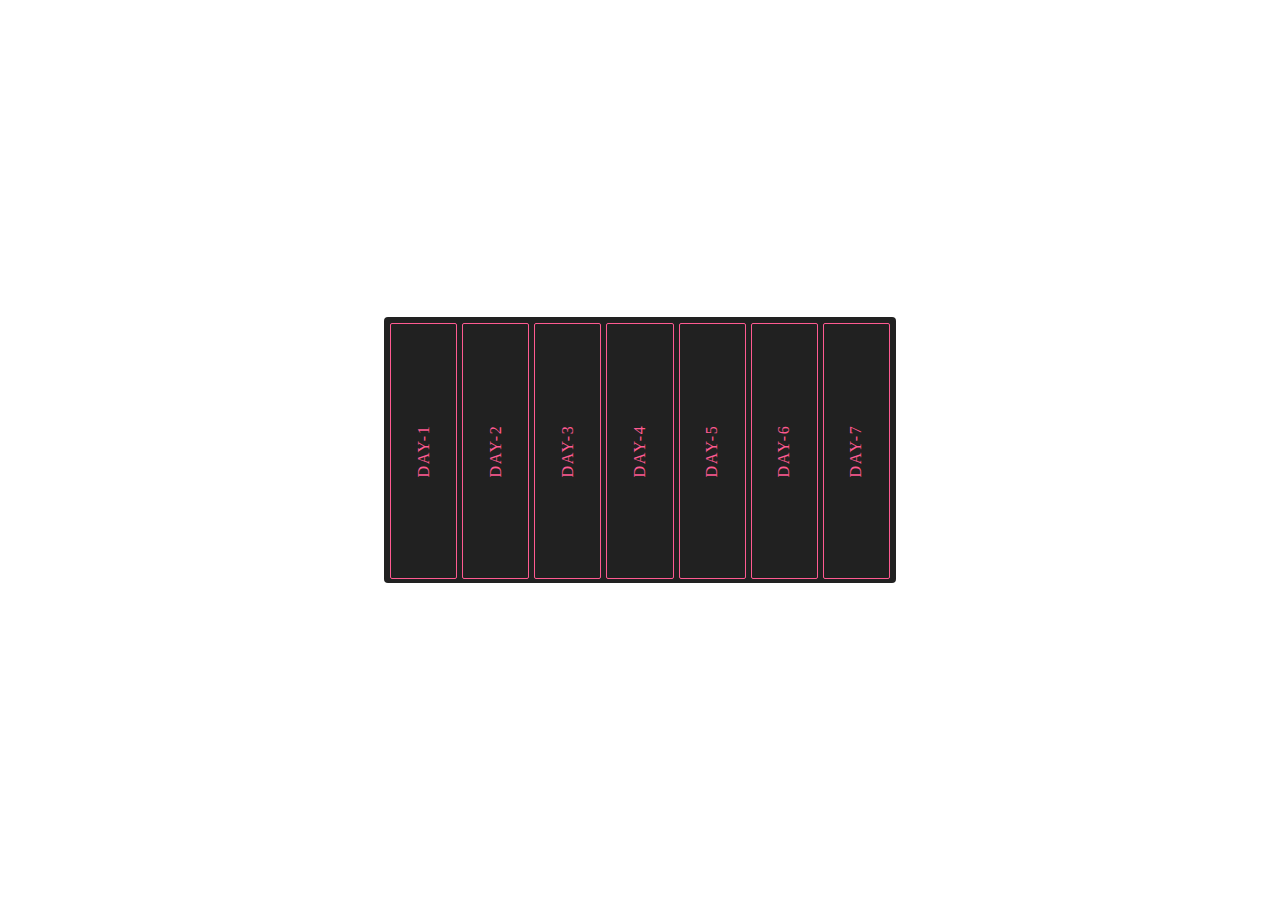
<file: index.html>
<!DOCTYPE html>
<html lang="en">
<head>
    <meta charset="UTF-8">
    <meta name="viewport" content="width=device-width, initial-scale=1.0">
    <title>Hover Effect || By Codinggyan441</title>
    <link rel="stylesheet" href="style.css">
</head>
<body>
    <div class="card">
        <p><span>Day-1</span></p>
        <p><span>Day-2</span></p>
        <p><span>Day-3</span></p>
        <p><span>Day-4</span></p>
        <p><span>Day-5</span></p>
        <p><span>Day-6</span></p>
        <p><span>Day-7</span></p>
    </div>
</body>
</html>
</file>
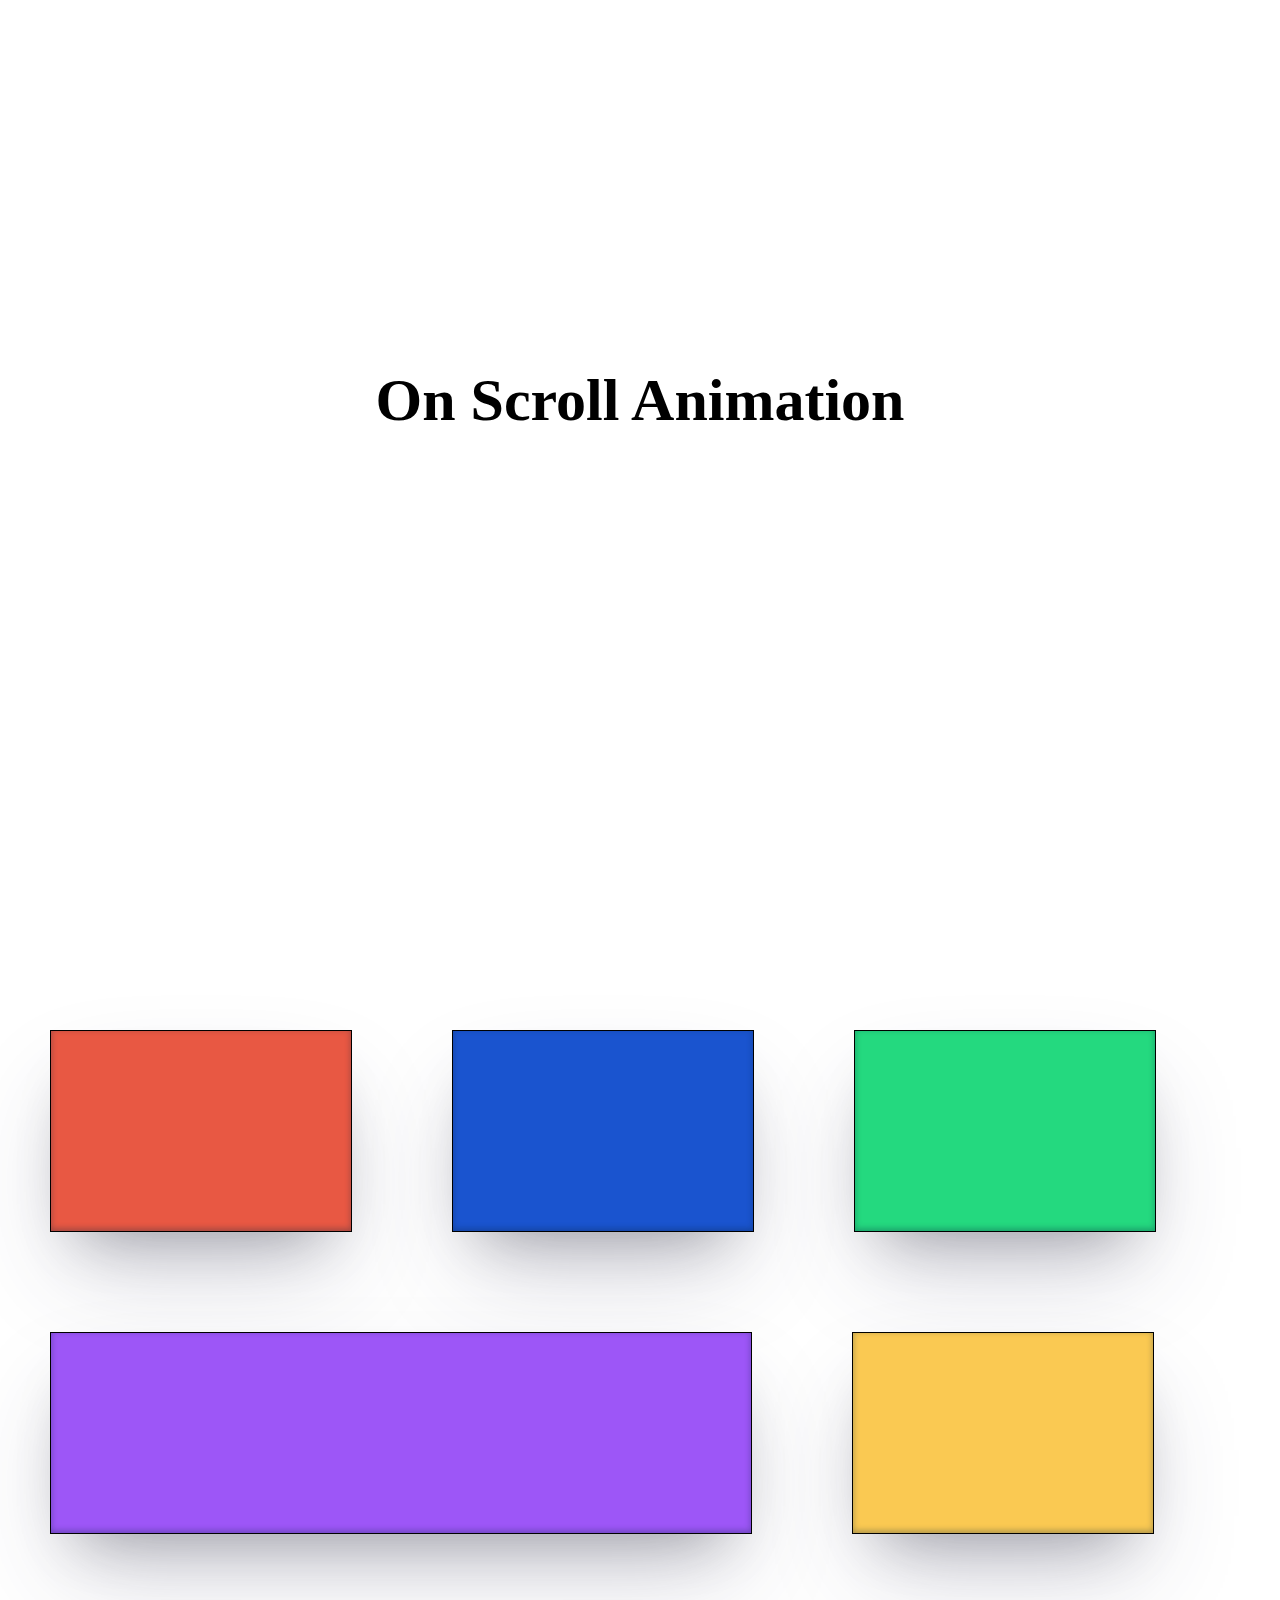
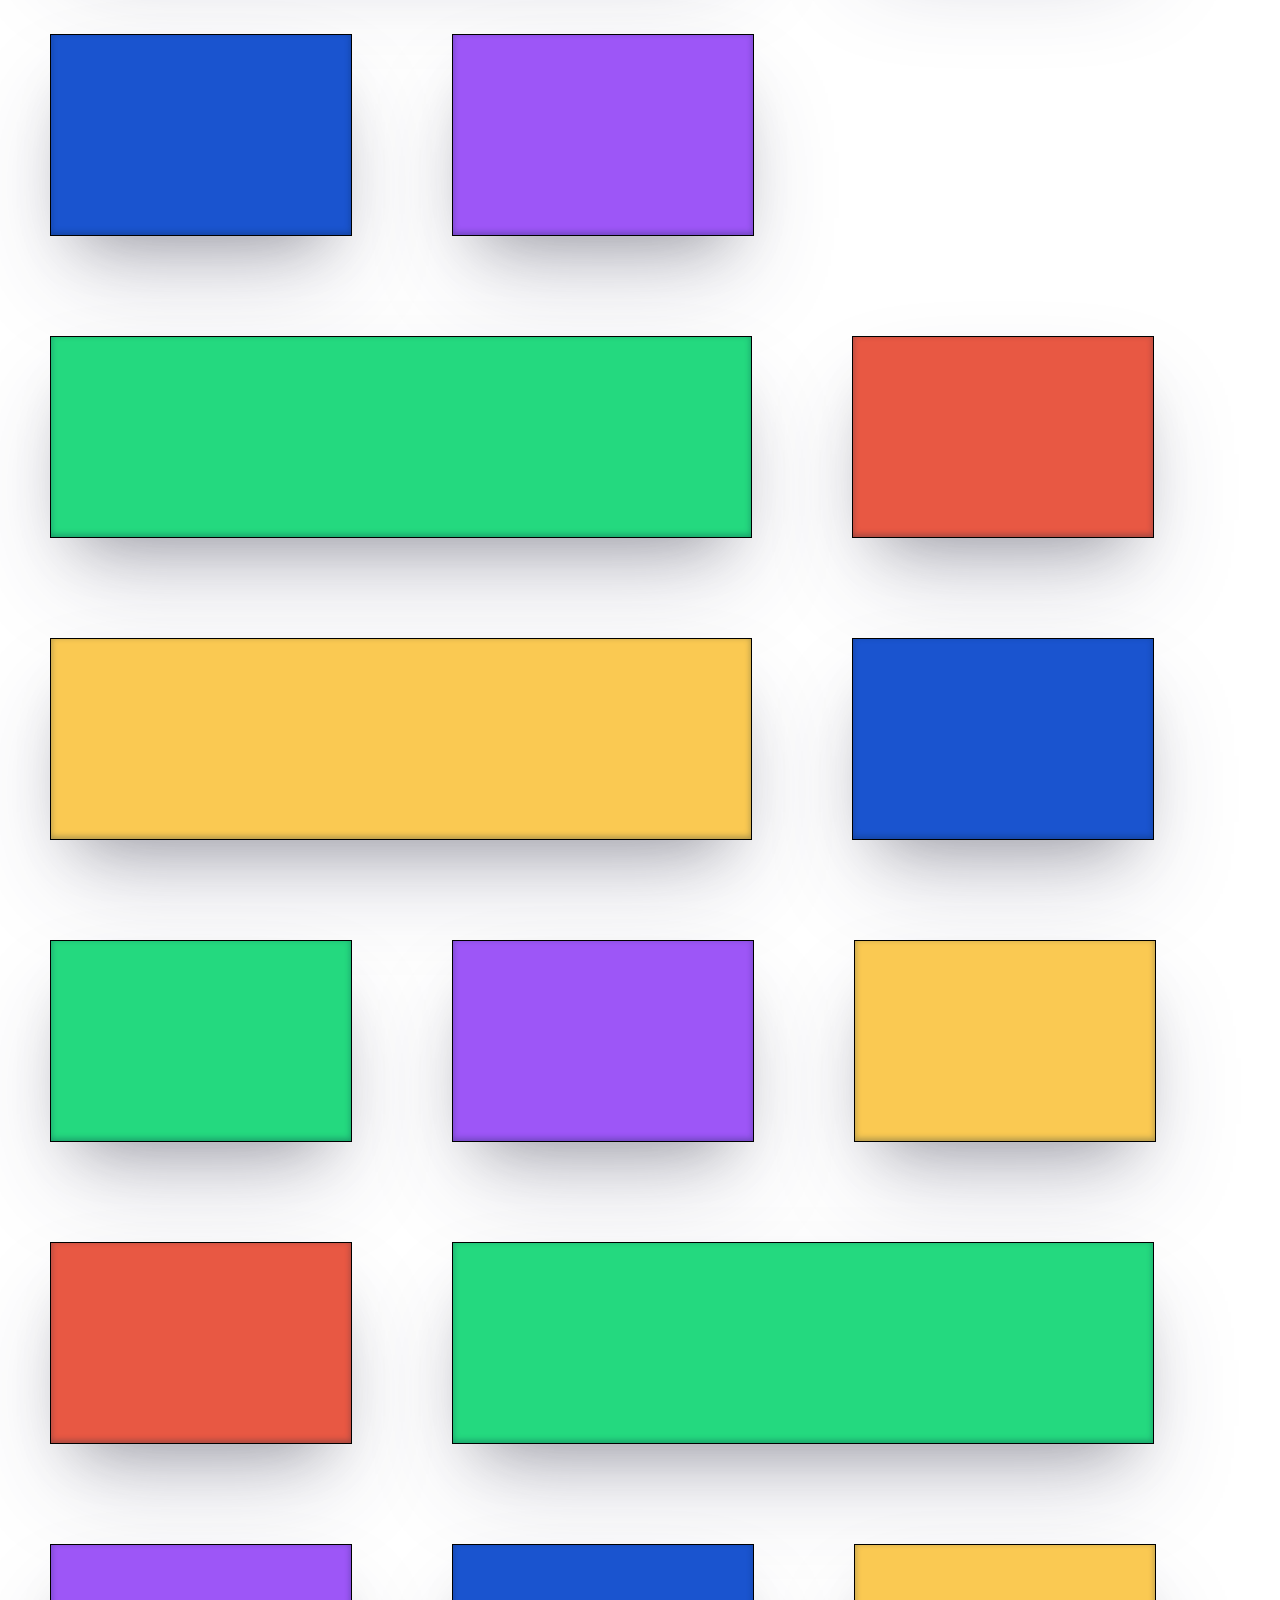
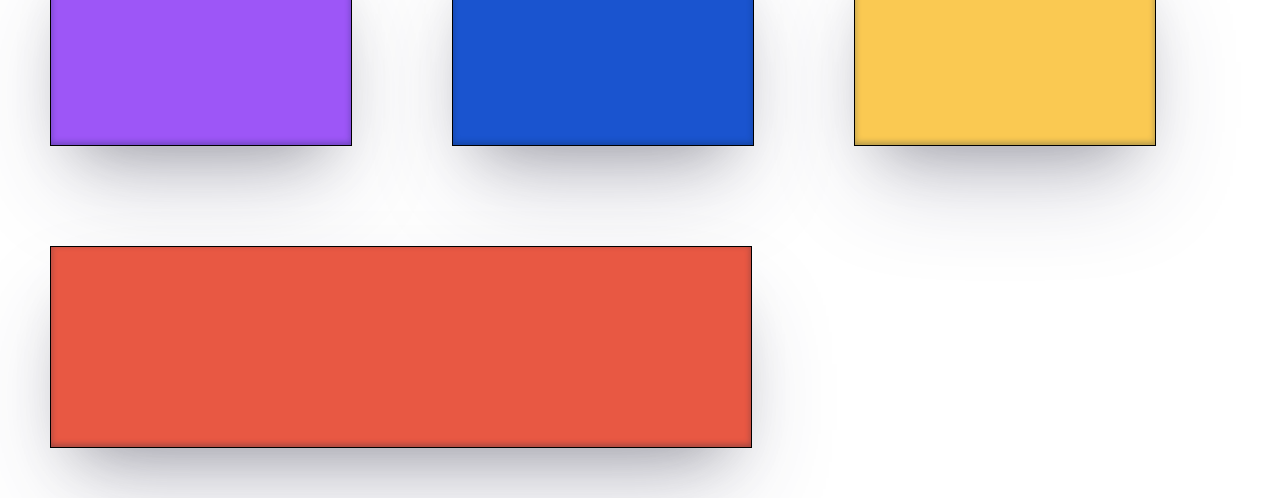
<file: Day-11 On Scroll Animation/index.html>
<!DOCTYPE html>
<html lang="en">

<head>
    <meta charset="UTF-8" />
    <meta name="viewport" content="width=device-width, initial-scale=1.0" />
    <title>On Scroll Animation || By Codinggyan441</title>
    <link rel="stylesheet" href="style.css">
</head>

<body>
    <h1>On Scroll Animation</h1>
    <div class="view">
        <div class="block"></div>
        <div class="block"></div>
        <div class="block"></div>
        <div class="block"></div>
        <div class="block"></div>
        <div class="block"></div>
        <div class="block"></div>
        <div class="block"></div>
        <div class="block"></div>
        <div class="block"></div>
        <div class="block"></div>
        <div class="block"></div>
        <div class="block"></div>
        <div class="block"></div>
        <div class="block"></div>
        <div class="block"></div>
        <div class="block"></div>
        <div class="block"></div>
        <div class="block"></div>
        <div class="block"></div>
    </div>
</body>
</html>
</file>
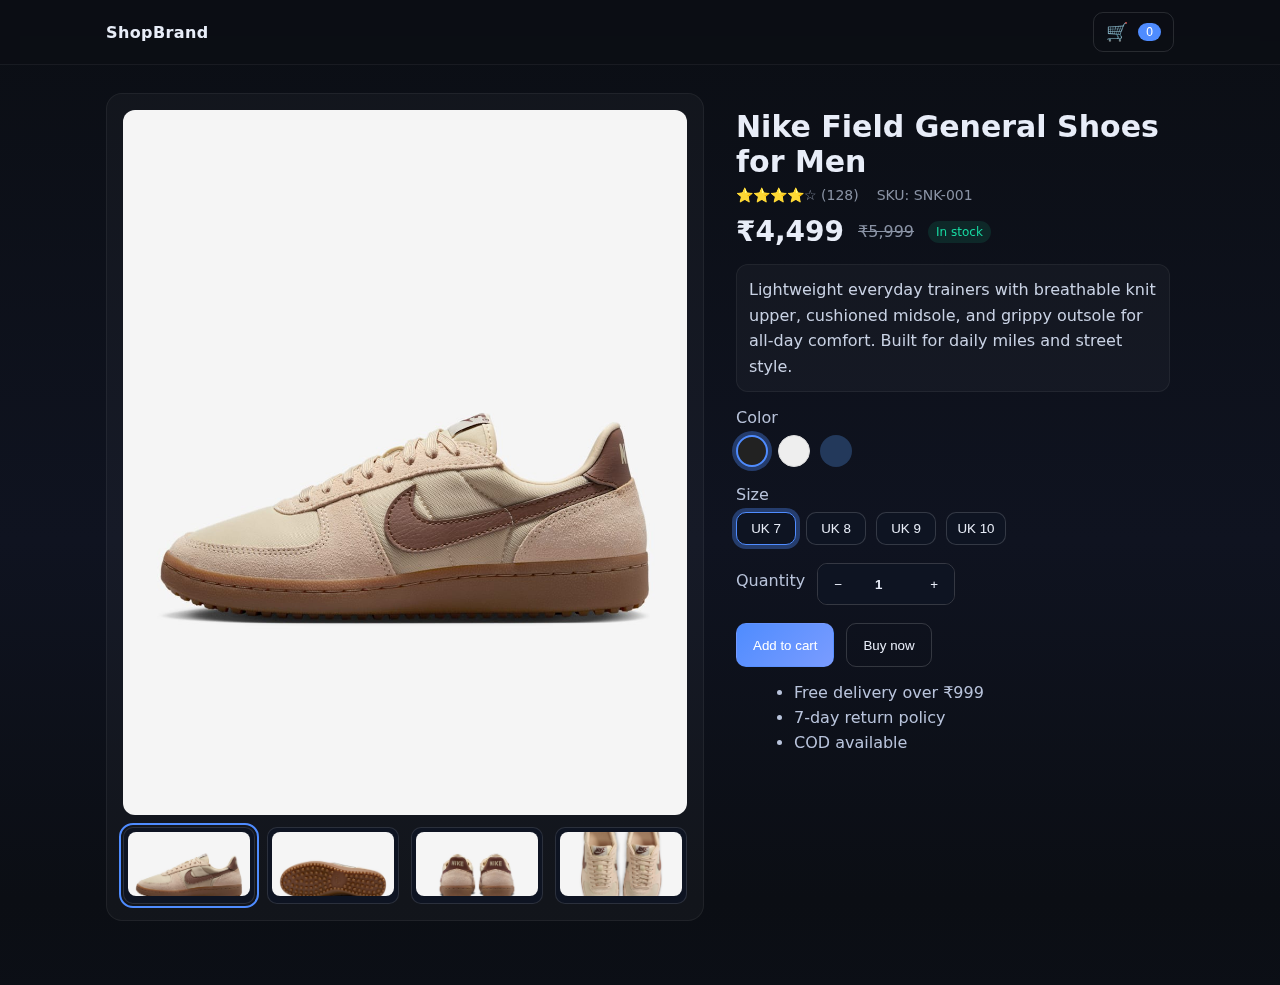
<file: Day-14 Product Page/index.html>
<!-- index.html -->
<!DOCTYPE html>
<html lang="en">

<head>
    <meta charset="utf-8" />
    <meta name="viewport" content="width=device-width,initial-scale=1" />
    <title>Product Page</title>
    <link rel="stylesheet" href="styles.css" />
</head>

<body>
    <header class="site-header">
        <div class="container header-inner">
            <a class="brand" href="#">ShopBrand</a>
            <button class="cart-button" aria-label="Open cart" id="openCartBtn">
                <span class="cart-icon">🛒</span>
                <span class="cart-count" id="cartCount">0</span>
            </button>
        </div>
    </header>

    <main class="container product-page">
        <section class="gallery">
            <div class="main-image" id="mainImageWrap">
                <img id="mainImage" src="assets/prod-1.jpg" alt="Primary product image" />
                <div class="zoom-lens" id="zoomLens" aria-hidden="true"></div>
            </div>
            <div class="thumbs" role="list">
                <button class="thumb is-active" data-src="assets/prod-1.jpg" aria-current="true">
                    <img src="assets/prod-1.jpg" alt="Thumbnail 1" />
                </button>
                <button class="thumb" data-src="assets/prod-2.jpg">
                    <img src="assets/prod-2.jpg" alt="Thumbnail 2" />
                </button>
                <button class="thumb" data-src="assets/prod-3.jpg">
                    <img src="assets/prod-3.jpg" alt="Thumbnail 3" />
                </button>
                <button class="thumb" data-src="assets/prod-4.jpg">
                    <img src="assets/prod-4.jpg" alt="Thumbnail 4" />
                </button>
            </div>
        </section>

        <section class="details">
            <h1 class="title">Nike Field General Shoes for Men</h1>
            <div class="meta">
                <div class="rating" aria-label="4.6 out of 5 stars">
                    ⭐️⭐️⭐️⭐️☆ <span class="rating-count">(128)</span>
                </div>
                <div class="sku">SKU: SNK-001</div>
            </div>

            <div class="price-row">
                <span class="price" id="price" data-base="4499">₹4,499</span>
                <span class="compare">₹5,999</span>
                <span class="badge">In stock</span>
            </div>

            <p class="desc">
                Lightweight everyday trainers with breathable knit upper, cushioned midsole, and grippy outsole for
                all‑day comfort. Built for daily miles and street style.
            </p>

            <form class="purchase" id="purchaseForm">
                <div class="option">
                    <label class="label">Color</label>
                    <div class="swatches" role="radiogroup" aria-label="Color">
                        <button type="button" class="swatch is-active" role="radio" aria-checked="true"
                            data-attr="color" data-value="Black" style="--sw:#222"></button>
                        <button type="button" class="swatch" role="radio" aria-checked="false" data-attr="color"
                            data-value="White" style="--sw:#eee; border:1px solid #ddd"></button>
                        <button type="button" class="swatch" role="radio" aria-checked="false" data-attr="color"
                            data-value="Navy" style="--sw:#23395b"></button>
                    </div>
                </div>

                <div class="option">
                    <label for="size" class="label">Size</label>
                    <div class="sizes" role="radiogroup" aria-label="Size" id="sizes">
                        <button type="button" class="size is-active" role="radio" aria-checked="true" data-attr="size"
                            data-value="UK 7">UK 7</button>
                        <button type="button" class="size" role="radio" aria-checked="false" data-attr="size"
                            data-value="UK 8">UK 8</button>
                        <button type="button" class="size" role="radio" aria-checked="false" data-attr="size"
                            data-value="UK 9">UK 9</button>
                        <button type="button" class="size" role="radio" aria-checked="false" data-attr="size"
                            data-value="UK 10">UK 10</button>
                    </div>
                </div>

                <div class="qty-row">
                    <label for="qty" class="label">Quantity</label>
                    <div class="qty">
                        <button type="button" class="qty-btn" id="decQty" aria-label="Decrease quantity">−</button>
                        <input id="qty" type="number" min="1" step="1" value="1" inputmode="numeric" />
                        <button type="button" class="qty-btn" id="incQty" aria-label="Increase quantity">+</button>
                    </div>
                </div>

                <div class="cta-row">
                    <button type="button" class="btn primary" id="addToCart">Add to cart</button>
                    <button type="button" class="btn ghost" id="buyNow">Buy now</button>
                </div>
            </form>

            <ul class="bullets">
                <li>Free delivery over ₹999</li>
                <li>7‑day return policy</li>
                <li>COD available</li>
            </ul>
        </section>
    </main>

    <aside class="cart-drawer" id="cartDrawer" aria-hidden="true" aria-labelledby="cartTitle" role="dialog">
        <div class="cart-header">
            <h2 id="cartTitle">Your Cart</h2>
            <button id="closeCartBtn" aria-label="Close cart">✕</button>
        </div>
        <div id="cartItems" class="cart-items"></div>
        <div class="cart-footer">
            <div class="totals">
                <span>Subtotal</span>
                <strong id="cartSubtotal">₹0</strong>
            </div>
            <button class="btn primary" id="checkoutBtn">Checkout</button>
        </div>
    </aside>

    <div class="backdrop" id="backdrop" hidden></div>

    <script src="main.js" defer></script>
</body>

</html>
</file>
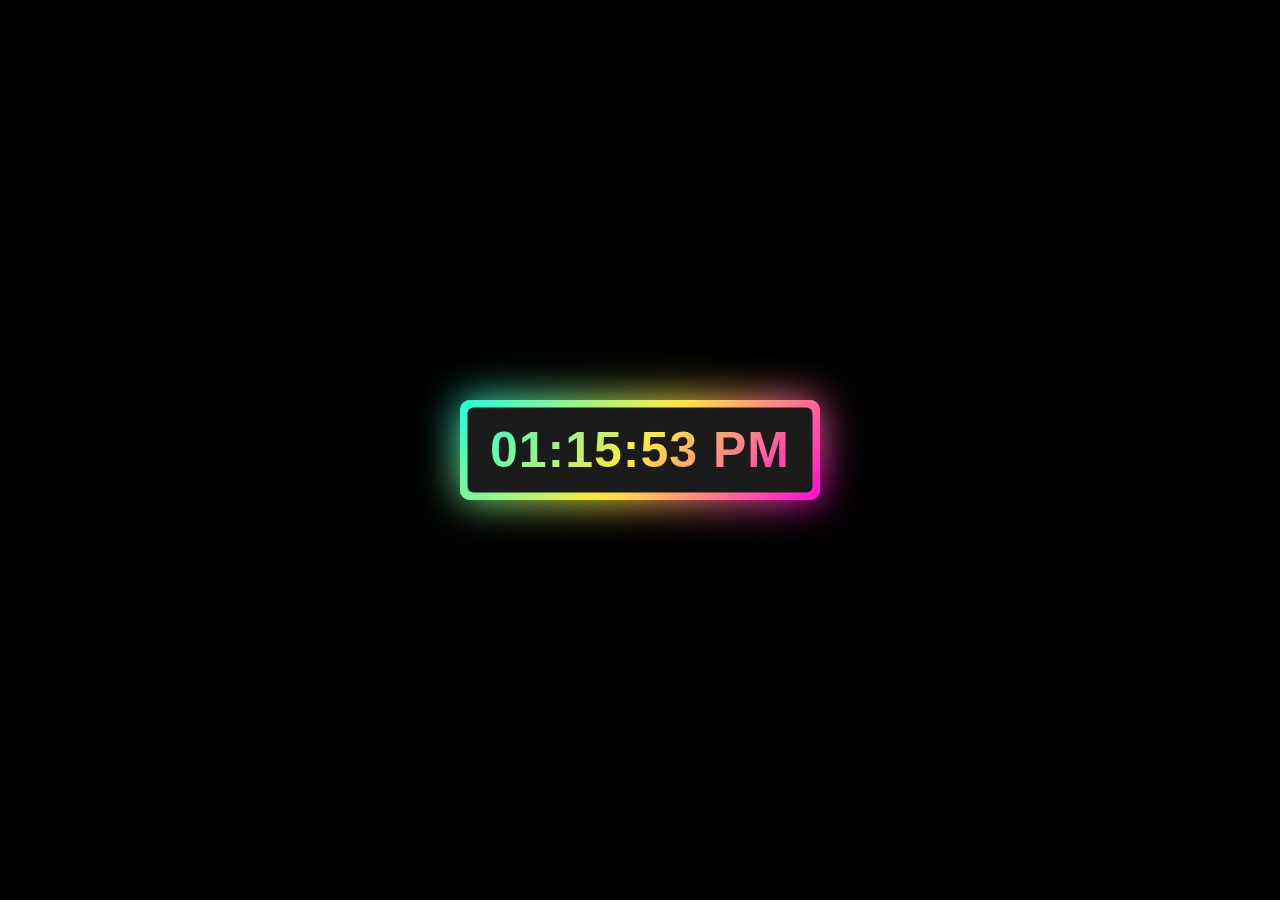
<file: Day-2 ANimated Clock/index.html>
<head>
    <meta charset="utf-8">
    <title>Digital Clock with Glowing Effect | Codinggyan441</title>
    <link rel="stylesheet" href="styles.css">
</head>
<body>
    <div class="wrapper">
        <div class="display">
            <div id="time"></div>
        </div>
        <span></span>
        <span></span>
    </div>
    <script src="script.js"></script>
</body>
</file>
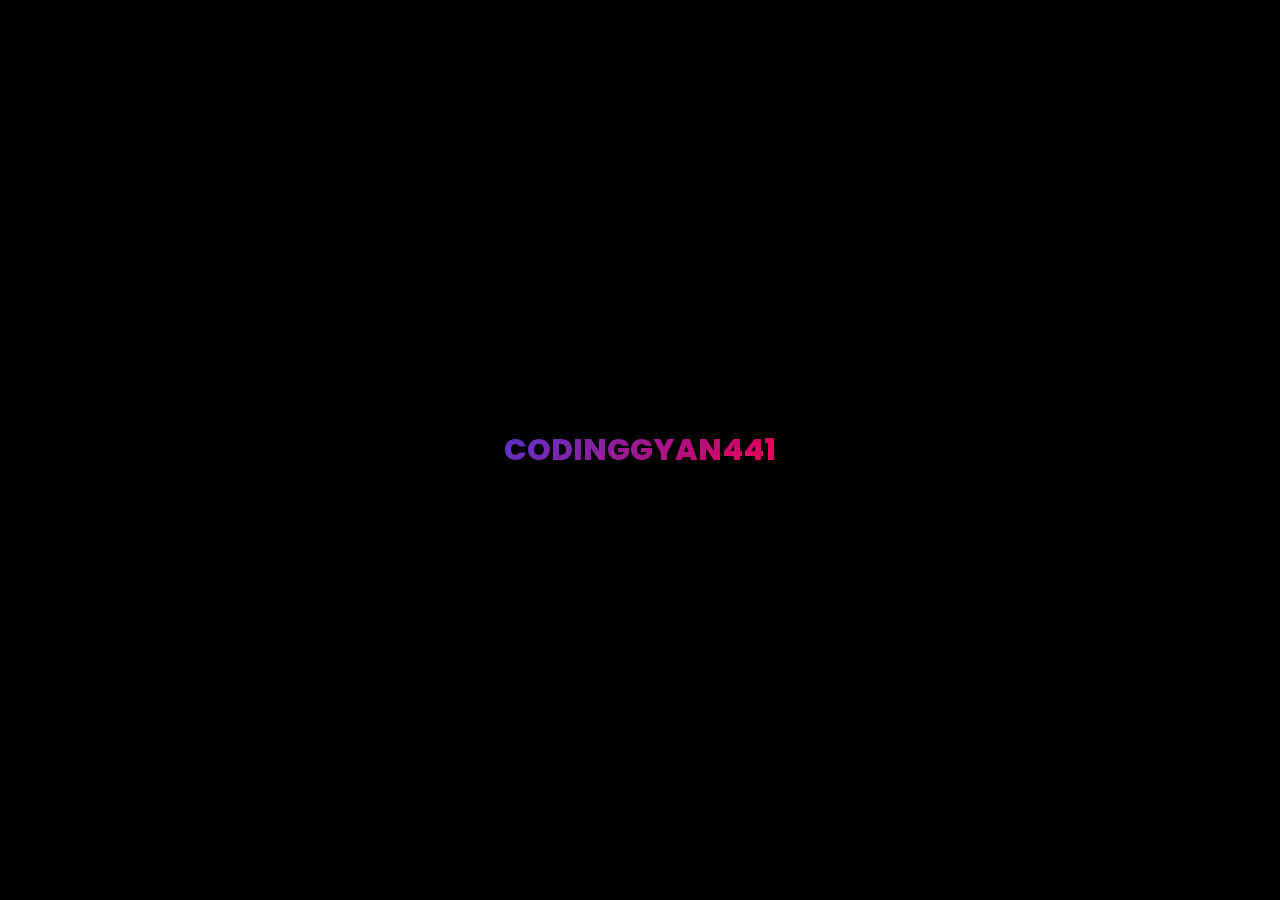
<file: Day-3 Gradient Text Effect/index.html>
<head>
    <meta charset="utf-8">
    <title>Gradient Text Effect | Codinggyan441</title>
    <link rel="stylesheet" href="styles.css">
</head>
<body>
    <div spellcheck="false" class="text" contenteditable="true">
        Codinggyan441</div>
</body>
</file>
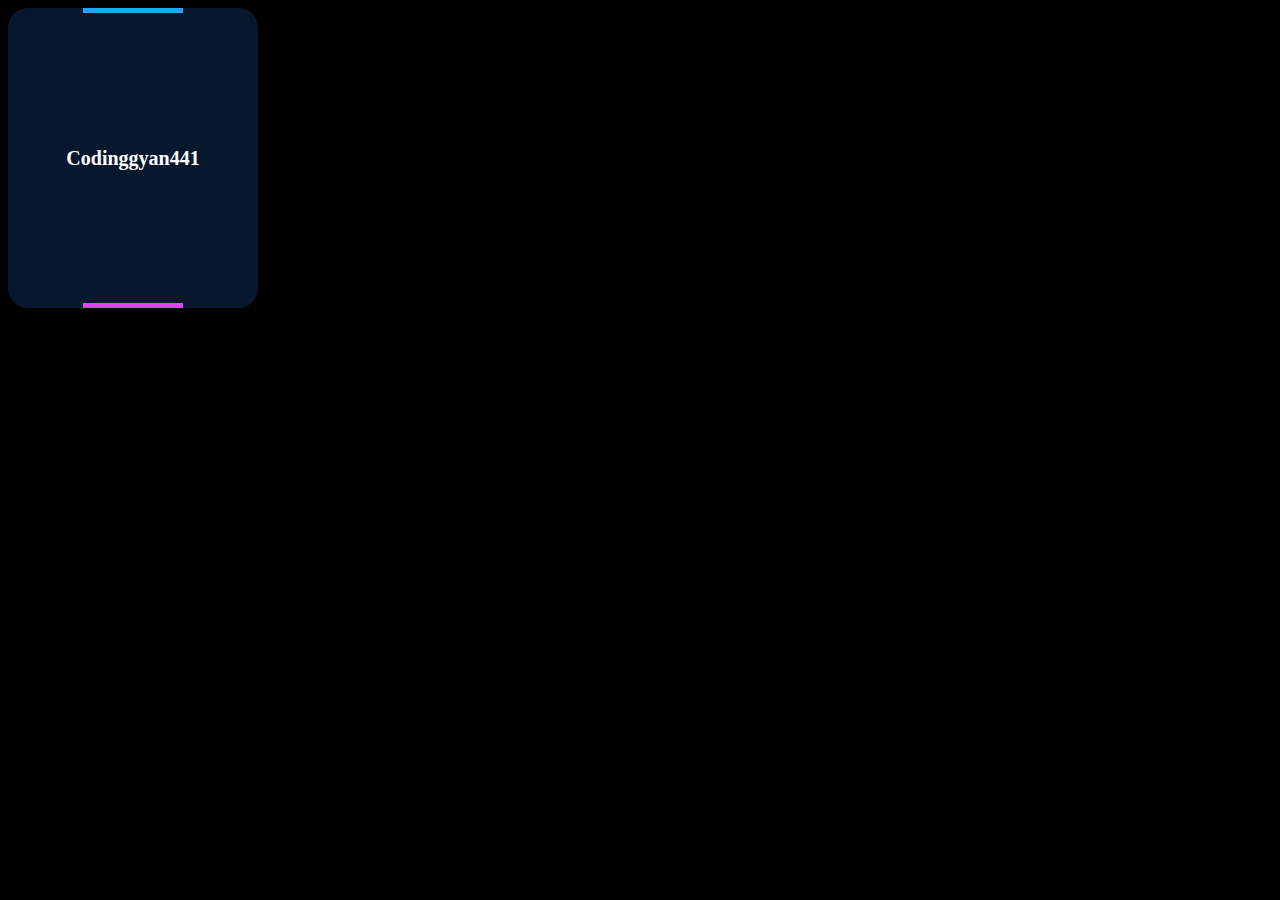
<file: Day-4 Animated Loader/index.html>
<!DOCTYPE html>
<html lang="en">
<head>
    <meta charset="UTF-8">
    <meta name="viewport" content="width=device-width, initial-scale=1.0">
    <title>Animated Loading animation in Card || Codinggyan441</title>
    <link rel="stylesheet" href="style.css">
</head>
<body>
    <div class="card">
        <h2>Codinggyan441</h2>
    </div>
</body>
</html>
</file>
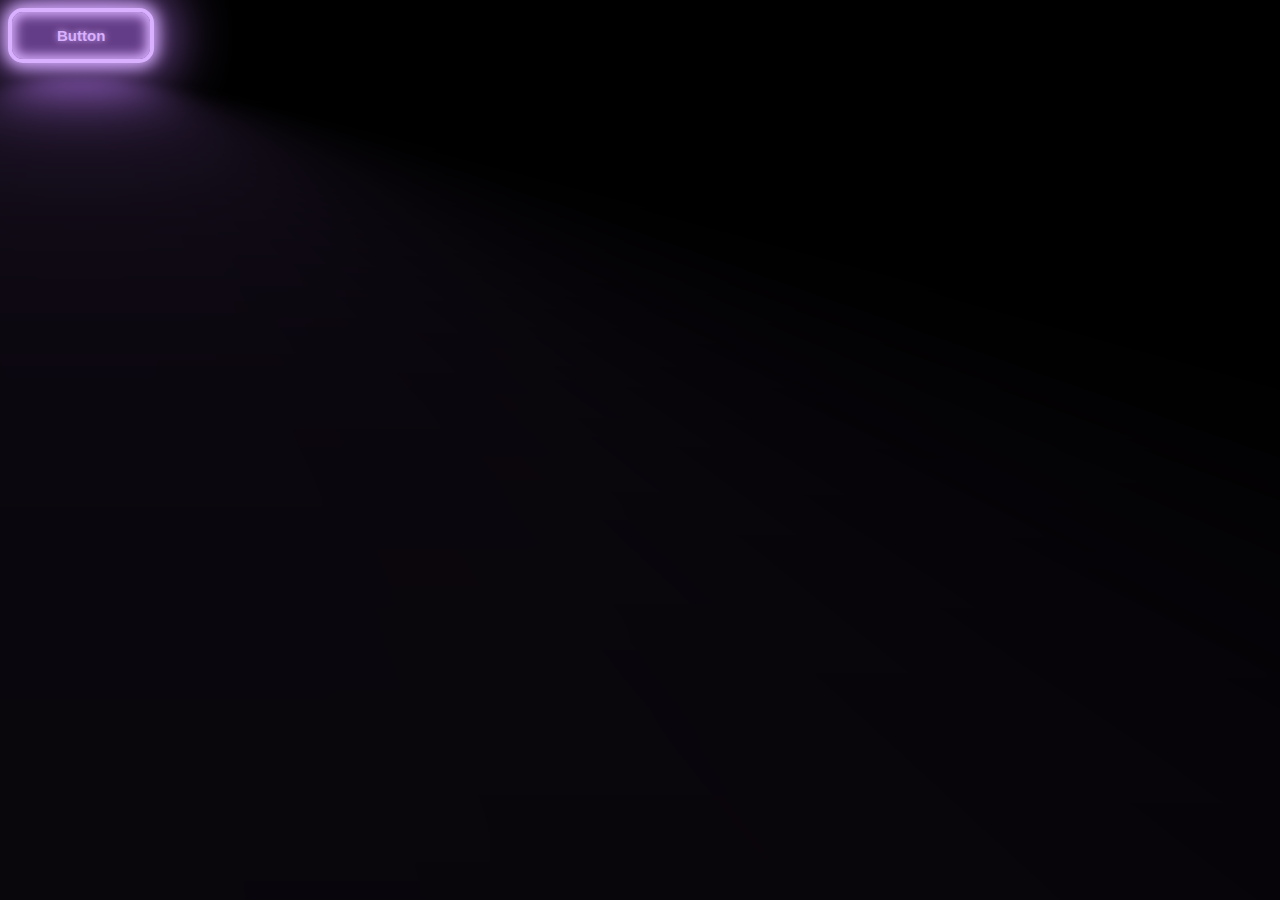
<file: Day-5 Hover Button/index.html>
<!DOCTYPE html>
<html lang="en">
<head>
    <meta charset="UTF-8">
    <meta name="viewport" content="width=device-width, initial-scale=1.0">
    <title>Document</title>
    <link rel="stylesheet" href="style.css">
</head>
<body>
    <button>Button</button>
</body>
</html>
</file>
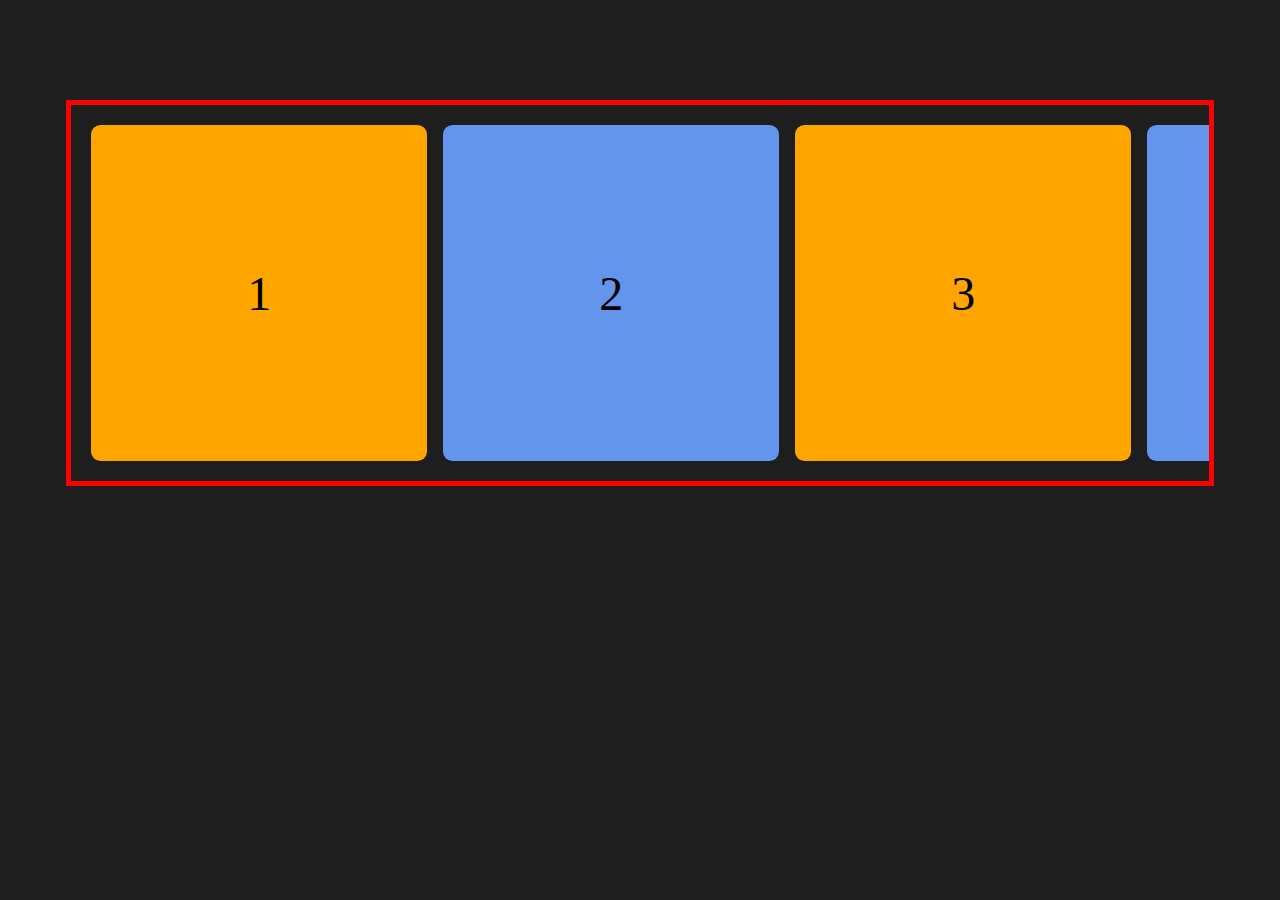
<file: Day-6 Infinite Scrollbar/index.html>
<!DOCTYPE html>
<html lang="en">
<head>
    <meta charset="UTF-8">
    <meta name="viewport" content="width=device-width, initial-scale=1.0">
    <title>Infinite Scrollbar || Codinggyan441</title>
    <link rel="stylesheet" href="style.css">
</head>
<body>
    <div class="carousel">
        <div class="group">
            <div class="card">1</div>
            <div class="card">2</div>
            <div class="card">3</div>
            <div class="card">4</div>
            <div class="card">5</div>
            <div class="card">6</div>
        </div>
        <div aria-hidden class="group">
            <div class="card">1</div>
            <div class="card">2</div>
            <div class="card">3</div>
            <div class="card">4</div>
            <div class="card">5</div>
            <div class="card">6</div>
        </div>
    </div>
</body>
</html>
</file>
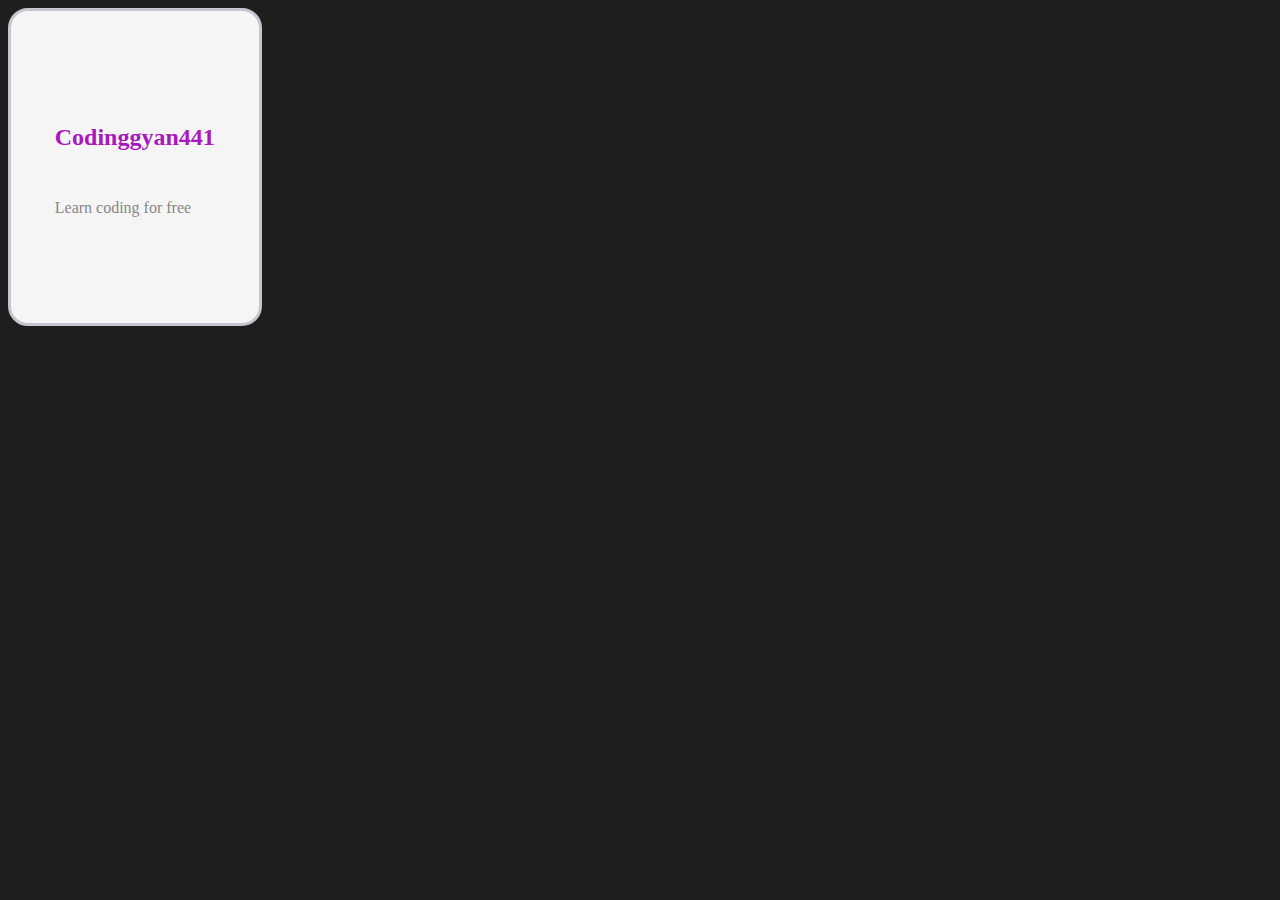
<file: Day-8 Profile Card/index.html>
<!DOCTYPE html>
<html lang="en">
<head>
    <meta charset="UTF-8">
    <meta name="viewport" content="width=device-width, initial-scale=1.0">
    <title>Document</title>
    <link rel="stylesheet" href="style.css">
</head>
<body>
    <div class="card">
        <div class="card-details">
            <p class="text-title">Codinggyan441</p>
            <p class="text-body">Learn coding for free</p>
        </div>
        <button class="card-button">More info</button>
    </div>
</body>
</html>
</file>
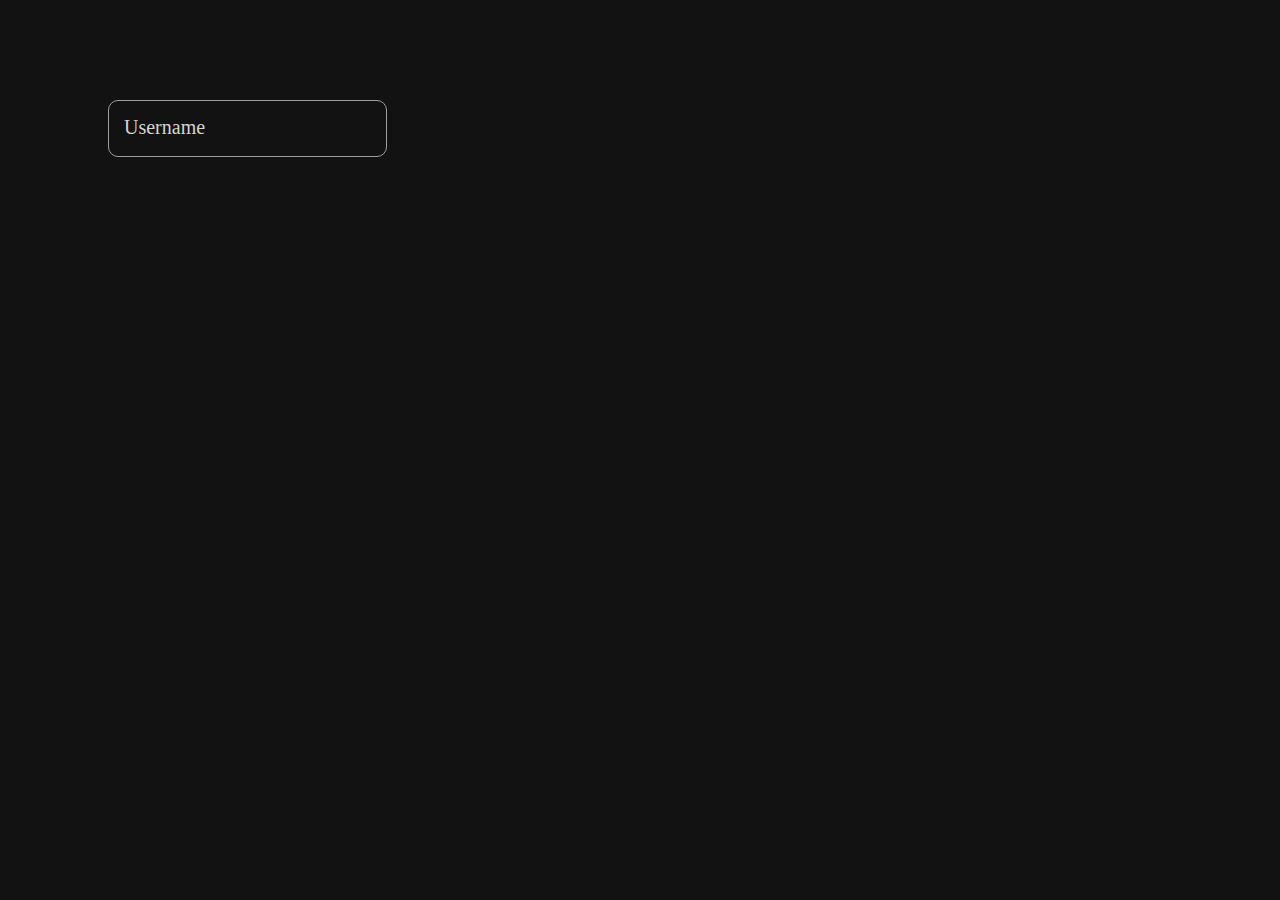
<file: Day-9 Input Lable Animation/index.html>
<!DOCTYPE html>
<html lang="en">
<head>
    <meta charset="UTF-8">
    <meta name="viewport" content="width=device-width, initial-scale=1.0">
    <title>Input Lable Animation || By Codinggyan441</title>
    <link rel="stylesheet" href="style.css">
</head>
<body>
    <div class="input-group">
        <input class="input" required type="text" id="username">
        <label for="username" class="label">Username</label>
    </div>
</body>
</html>
</file>
<file: style.css>
* {
    margin: 0;
    padding: 0;
}
body {
    width: 100vw;
    height: 100vh;
    box-sizing: border-box;
    display: flex;
    justify-content: center;
    align-items: center;
}
.card {
    width: 500px;
    height: 254px;
    border-radius: 4px;
    background: #212121;
    display: flex;
    gap: 5px;
    padding: 0.4em;
    transition: .3s ease-in-out;
}
.card:hover {
    width: 800px;
}
.card p {
    height: 100%;
    flex: 1px;
    overflow: hidden;
    cursor: pointer;
    border-radius: 2px;
    transition: all .5s;
    background: #212121;
    border: 1px solid #ff5a91;
    display: flex;
    justify-content: center;
    align-items: center;
}
.card p:hover {
    flex: 4;
}
.card p span {
    min-width: 14em;
    padding: 0.5em;
    text-align: center;
    transform: rotate(-90deg);
    transition: all .5s;
    text-transform: uppercase;
    color: #ff5a91;
    letter-spacing: .1em;
}
.card p:hover span {
    transform: rotate(0);
}
</file>
<file: Day-11 On Scroll Animation/style.css>
body {
    width: 100%;
    height: 100vh;
    margin: 0;
    padding: 0;
}

h1 {
    width: 100%;
    height: 100vh;
    line-height: 80vh;
    text-align: center;
    display: block;
    font-size: 60px;
}

.view {
    width: 100%;
    display: flex;
    align-items: center;
    flex-wrap: wrap;
}

.block {
    height: 200px;
    width: 300px;
    margin: 50px;
    border: 0.5mm solid black;
    box-shadow: rgba(50, 50, 93, 0.25) 0px 50px 100px -20px,
        rgba(0, 0, 0, 0.3) 0px 30px 60px -30px,
        rgba(10, 37, 64, 0.35) 0px -2px 6px 0px inset;
}

.block:nth-child(1) {
    background: rgb(232, 88, 67);
}

.block:nth-child(2) {
    background: rgb(26, 84, 207);
}

.block:nth-child(3) {
    background: rgb(36, 217, 127);
}

.block:nth-child(4) {
    background: rgb(157, 86, 247);
    width: 700px;
}

.block:nth-child(5) {
    background: rgb(250, 201, 82);
}

.block:nth-child(6) {
    background: rgb(26, 84, 207);
}

.block:nth-child(7) {
    background: rgb(157, 86, 247);
}

.block:nth-child(8) {
    background: rgb(36, 217, 127);
    width: 700px;
}

.block:nth-child(9) {
    background: rgb(232, 88, 67);
}

.block:nth-child(10) {
    background: rgb(250, 201, 82);
    width: 700px;
}

.block:nth-child(11) {
    background: rgb(26, 84, 207);
}

.block:nth-child(12) {
    background: rgb(36, 217, 127);
}

.block:nth-child(13) {
    background: rgb(157, 86, 247);
}

.block:nth-child(14) {
    background: rgb(250, 201, 82);
}

.block:nth-child(15) {
    background: rgb(232, 88, 67);
}

.block:nth-child(16) {
    background: rgb(36, 217, 127);
    width: 700px;
}

.block:nth-child(17) {
    background: rgb(157, 86, 247);
}

.block:nth-child(18) {
    background: rgb(26, 84, 207);
}

.block:nth-child(19) {
    background: rgb(250, 201, 82);
}

.block:nth-child(20) {
    background: rgb(232, 88, 67);
    width: 700px;
}

@keyframes appear {
    from {
        opacity: 0;
        clip-path: inset(100% 100% 0 0);
    }

    to {
        opacity: 1;
        clip-path: inset(0 0 0 0);
    }
}

.block {
    animation: appear linear;
    animation-timeline: view();
    animation-range: entry 0% cover 40%;
}
</file>
<file: Day-14 Product Page/styles.css>
/* styles.css */
:root {
    --bg: #0b0e14;
    --card: #121722;
    --muted: #8a93a5;
    --text: #e8edf8;
    --brand: #4f8cff;
    --accent: #00d4a6;
    --danger: #ff6b6b;
    --ring: rgba(79, 140, 255, .35);
}

* {
    box-sizing: border-box
}

html,
body {
    height: 100%
}

body {
    margin: 0;
    font-family: ui-sans-serif, system-ui, Segoe UI, Roboto, Helvetica, Arial;
    color: var(--text);
    background: #0b0e14;
    background: linear-gradient(180deg, #0b0e14, #0f1320 60%, #0b0e14);
}

.container {
    max-width: 1100px;
    margin: 0 auto;
    padding: 0 16px
}

.site-header {
    position: sticky;
    top: 0;
    z-index: 20;
    backdrop-filter: saturate(1.2) blur(8px);
    background: rgba(11, 14, 20, .6);
    border-bottom: 1px solid rgba(255, 255, 255, .06)
}

.header-inner {
    display: flex;
    align-items: center;
    justify-content: space-between;
    height: 64px
}

.brand {
    color: var(--text);
    text-decoration: none;
    font-weight: 700;
    letter-spacing: .4px
}

.cart-button {
    display: inline-flex;
    align-items: center;
    gap: 10px;
    background: transparent;
    border: 1px solid rgba(255, 255, 255, .12);
    color: var(--text);
    padding: 8px 12px;
    border-radius: 10px;
    cursor: pointer
}

.cart-icon {
    font-size: 18px
}

.cart-count {
    background: var(--brand);
    color: white;
    border-radius: 999px;
    padding: 2px 8px;
    font-size: 12px
}

.product-page {
    display: grid;
    grid-template-columns: 1.15fr .85fr;
    gap: 28px;
    padding: 28px 16px 64px
}

@media (max-width: 900px) {
    .product-page {
        grid-template-columns: 1fr
    }
}

.gallery {
    background: rgba(255, 255, 255, .03);
    border: 1px solid rgba(255, 255, 255, .06);
    border-radius: 16px;
    padding: 16px
}

.main-image {
    position: relative;
    overflow: hidden;
    border-radius: 12px;
    background: #0f1524
}

.main-image img {
    width: 100%;
    display: block;
    object-fit: cover;
    transition: transform .2s ease
}

.zoom-lens {
    position: absolute;
    inset: 0;
    pointer-events: none;
    background: radial-gradient(250px 250px at var(--x, 50%) var(--y, 50%), rgba(255, 255, 255, .08), transparent 60%);
    opacity: 0;
    transition: opacity .2s
}

.main-image:hover .zoom-lens {
    opacity: 1
}

.thumbs {
    display: grid;
    grid-template-columns: repeat(4, 1fr);
    gap: 12px;
    margin-top: 12px
}

.thumb {
    border: 1px solid rgba(255, 255, 255, .12);
    background: #0e1422;
    border-radius: 10px;
    padding: 4px;
    cursor: pointer
}

.thumb img {
    width: 100%;
    height: 64px;
    object-fit: cover;
    border-radius: 8px
}

.thumb.is-active {
    outline: 2px solid var(--brand);
    outline-offset: 2px
}

.details {
    padding: 12px 4px
}

.title {
    font-size: clamp(22px, 2.4vw, 30px);
    margin: 4px 0 8px
}

.meta {
    display: flex;
    gap: 18px;
    color: var(--muted);
    font-size: 14px
}

.price-row {
    display: flex;
    align-items: center;
    gap: 14px;
    margin: 12px 0
}

.price {
    font-size: 28px;
    font-weight: 800
}

.compare {
    color: var(--muted);
    text-decoration: line-through
}

.badge {
    color: #17d7a0;
    background: rgba(23, 215, 160, .12);
    padding: 4px 8px;
    border-radius: 999px;
    font-size: 12px
}

.desc {
    color: #c9d2e4;
    line-height: 1.6;
    background: rgba(255, 255, 255, .03);
    border: 1px solid rgba(255, 255, 255, .06);
    padding: 12px;
    border-radius: 12px
}

.purchase {
    margin-top: 16px;
    display: grid;
    gap: 18px
}

.label {
    display: block;
    color: #b8c3da;
    margin-bottom: 8px
}

.swatches {
    display: flex;
    gap: 10px
}

.swatch {
    width: 32px;
    height: 32px;
    border-radius: 999px;
    border: 2px solid transparent;
    background: var(--sw);
    cursor: pointer
}

.swatch.is-active {
    border-color: var(--brand);
    box-shadow: 0 0 0 4px var(--ring)
}

.sizes {
    display: flex;
    gap: 10px;
    flex-wrap: wrap
}

.size {
    min-width: 60px;
    padding: 8px 10px;
    border-radius: 10px;
    border: 1px solid rgba(255, 255, 255, .16);
    background: #0e1422;
    color: var(--text);
    cursor: pointer
}

.size.is-active {
    border-color: var(--brand);
    box-shadow: 0 0 0 4px var(--ring)
}

.qty-row {
    display: flex;
    align-items: center;
    gap: 12px
}

.qty {
    display: inline-flex;
    align-items: center;
    border: 1px solid rgba(255, 255, 255, .16);
    border-radius: 10px;
    overflow: hidden
}

.qty input {
    width: 56px;
    text-align: center;
    background: #0e1422;
    color: var(--text);
    border: 0;
    height: 40px;
    font-weight: 700
}

.qty-btn {
    width: 40px;
    height: 40px;
    border: 0;
    background: #0e1422;
    color: var(--text);
    cursor: pointer
}

.qty-btn:active {
    transform: scale(.98)
}

.cta-row {
    display: flex;
    gap: 12px
}

.btn {
    display: inline-flex;
    align-items: center;
    justify-content: center;
    gap: 8px;
    height: 44px;
    padding: 0 16px;
    border-radius: 10px;
    border: 1px solid transparent;
    cursor: pointer
}

.btn.primary {
    background: linear-gradient(135deg, var(--brand), #7a9cff);
    color: white
}

.btn.ghost {
    background: transparent;
    border-color: rgba(255, 255, 255, .16);
    color: var(--text)
}

.bullets {
    margin: 16px 0 0 18px;
    color: #b9c4dc
}

.bullets li {
    margin: 6px 0
}

.cart-drawer {
    position: fixed;
    top: 0;
    right: -420px;
    width: 420px;
    max-width: 90vw;
    height: 100dvh;
    background: #0e1422;
    border-left: 1px solid rgba(255, 255, 255, .12);
    transition: right .45s cubic-bezier(.2, .7, .2, 1);
    z-index: 50;
    display: flex;
    flex-direction: column
}

.cart-drawer.open {
    right: 0
}

.cart-header {
    display: flex;
    align-items: center;
    justify-content: space-between;
    padding: 16px;
    border-bottom: 1px solid rgba(255, 255, 255, .12)
}

.cart-items {
    flex: 1;
    overflow: auto;
    padding: 12px
}

.cart-item {
    display: grid;
    grid-template-columns: 64px 1fr auto;
    gap: 12px;
    align-items: center;
    padding: 10px;
    border-bottom: 1px solid rgba(255, 255, 255, .06)
}

.cart-item img {
    width: 64px;
    height: 64px;
    object-fit: cover;
    border-radius: 8px
}

.item-meta {
    color: #cbd6ee;
    font-size: 14px
}

.item-meta .muted {
    color: var(--muted);
    font-size: 12px
}

.item-qty {
    display: flex;
    align-items: center;
    gap: 6px
}

.item-qty button {
    width: 28px;
    height: 28px;
    border-radius: 6px;
    border: 1px solid rgba(255, 255, 255, .16);
    background: #0e1422;
    color: var(--text);
    cursor: pointer
}

.item-price {
    font-weight: 700
}

.cart-footer {
    border-top: 1px solid rgba(255, 255, 255, .12);
    padding: 16px;
    display: grid;
    gap: 12px
}

.totals {
    display: flex;
    align-items: center;
    justify-content: space-between
}

.backdrop {
    position: fixed;
    inset: 0;
    background: rgba(0, 0, 0, .4);
    z-index: 40
}

:focus-visible {
    outline: 2px solid var(--brand);
    outline-offset: 2px
}
</file>
<file: Day-2 ANimated Clock/styles.css>
* {
    margin: 0;
    padding: 0;
    font-family: 'Poppins', sans-serif;
}

html,
body {
    display: grid;
    height: 100%;
    place-items: center;
    background: #000;
}

.wrapper {
    height: 100px;
    width: 360px;
    position: relative;
    background: linear-gradient(135deg, #14ffe9, #ffeb3b, #ff00e0);
    border-radius: 10px;
    cursor: default;
    animation: animate 1.5s linear infinite;
}

.wrapper .display,
.wrapper span {
    position: absolute;
    top: 50%;
    left: 50%;
    transform: translate(-50%, -50%);
}

.wrapper .display {
    z-index: 999;
    height: 85px;
    width: 345px;
    background: #1b1b1b;
    border-radius: 6px;
    text-align: center;
}

.display #time {
    line-height: 85px;
    color: #fff;
    font-size: 50px;
    font-weight: 600;
    letter-spacing: 1px;
    background: linear-gradient(135deg, #14ffe9, #ffeb3b, #ff00e0);
    -webkit-background-clip: text;
    -webkit-text-fill-color: transparent;
    animation: animate 1.5s linear infinite;
}

@keyframes animate {
    100% {
        filter: hue-rotate(360deg);
    }
}

.wrapper span {
    height: 100%;
    width: 100%;
    border-radius: 10px;
    background: inherit;
}

.wrapper span:first-child {
    filter: blur(7px);
}

.wrapper span:last-child {
    filter: blur(20px);
}
</file>
<file: Day-3 Gradient Text Effect/styles.css>
@import url('https://fonts.googleapis.com/css?family=Poppins:400,500,600,700&display=swap');

* {
    margin: 0;
    padding: 0;
    box-sizing: border-box;
    font-family: 'Poppins', sans-serif;
}

html,
body {
    display: grid;
    height: 100%;
    place-items: center;
    background: #000;
}

.text {
    cursor: pointer;
    font-size: 30px;
    font-weight: 800;
    outline: none;
    text-transform: uppercase;
    background: linear-gradient(135deg, #5335cf 0%, #de005e 25%, #f66e48 50%, #de005e 75%, #5335cf 100%);
    background-size: 400%;
    -webkit-background-clip: text;
    -webkit-text-fill-color: transparent;
    animation: animate 15s linear infinite;
    transition: .3s ease-in-out;
}

.text:hover {
    transform: scale(1.2);
}

@keyframes animate {
    to {
        background-position: 400%;
    }
}
</file>
<file: Day-4 Animated Loader/style.css>
body {
    background: black;
}
.card {
    width: 250px;
    height: 300px;
    background: #07182E;
    position: relative;
    display: flex;
    place-content: center;
    place-items: center;
    overflow: hidden;
    border-radius: 20px;
}
.card h2 {
    z-index: 1;
    color: white;
    font-size: 20px;
}
.card::before {
    content: '';
    position: absolute;
    width: 100px;
    background-image: linear-gradient(180deg, rgb(0, 183, 255), rgb(255, 48, 255));
    height: 130%;
    animation: rotBGimg 3s linear infinite;
    transition: all 0.2s linear;
}
@keyframes rotBGimg {
    from {
        transform: rotate(0deg);
    }
    to {
        transform: rotate(360deg);
    }
}
.card::after {
    content: "";
    position: absolute;
    background: #07182E;
    inset: 5px;
    border-radius: 15px;
}
</file>
<file: Day-5 Hover Button/style.css>
body {
    background-color: black;
}
button {
    --glow-color: rgb(217, 176, 255);
    --glow-spread-color: rgba(191, 123, 255, 0.781);
    --enhance-glow-color: rgb(231, 206, 255);
    --btn-color: rgb(100, 61, 136);
    border: 0.25rem solid var(--glow-color);
    padding: 1em 3em;
    color: var(--glow-color);
    font-size: 15px;
    font-weight: bold;
    background-color: var(--btn-color);
    border-radius: 1em;
    outline: none;
    box-shadow: 0 0 1em 0.25em var(--glow-color),
        0 0 4em 1em var(--glow-spread-color),
        inset 0 0 0.75em 0.25em var(--glow-color);
    text-shadow:  0 0 0.5em var(--glow-color);
    position: relative;
    transition: all 0.3s;
}
button::after {
    pointer-events: none;
    content: "";
    position: absolute;
    top: 120%;
    left: 0;
    height: 100%;
    width: 100%;
    background-color: var(--glow-spread-color);
    filter: blur(2em);
    opacity: 0.7;
    transform: perspective(1.5em) rotateX(35deg) scale(1, 0.6);
}
button:hover {
    color: var(--btn-color);
    background-color: var(--glow-color);
    box-shadow: 0 0 1em 0.25em var(--glow-color),
        0 0 4em 2em var(--glow-spread-color),
        inset 0 0 0.75em 0.25em var(--glow-color);
}
button:active {
    box-shadow: 0 0 0.6em 0.25em var(--glow-color),
        0 0 2.5em 2em var(--glow-spread-color),
        inset 0 0 0.5em 0.25em var(--glow-color);
}
</file>
<file: Day-6 Infinite Scrollbar/style.css>
* {
    background: #1e1e1e;
}
.carousel {
    margin: 100px auto;
    width: 90%;
    border: 5px solid red;
    display: flex;
    overflow-x: auto;
    gap: 1em;
}

.carousel::-webkit-scrollbar {
    display: none;
}

.group {
    display: flex;
    align-items: center;
    justify-content: center;
    gap: 1em;
    animation: spin 20s infinite linear;
    padding-right: 1em;
    padding: 20px;
}

.card {
    flex: 0 0 5em;
    height: 5em;
    padding: 1em;
    background: cornflowerblue;
    font-size: 3rem;
    border-radius: .2em;
    text-align: center;
    align-content: center;
    cursor: pointer;
}

.card:hover {
    animation: rotate 5s infinite linear;
}

@keyframes spin {
    from {
        translate: 0;
    }

    to {
        translate: -100%;
    }
}

.card:nth-child(odd) {
    background: orange;
}
</file>
<file: Day-8 Profile Card/style.css>
* {
    background: #1e1e1e;
}
.card {
    width: 190px;
    height: 254px;
    border-radius: 20px;
    background: #f5f5f5;
    position: relative;
    padding: 1.8rem;
    border: 3px solid #c3c6ce;
    transition: 0.5s ease-out;
    overflow: visible;
    cursor: pointer;
}
.card-details {
    background: #f5f5f5;
    color: black;
    height: 100%;
    gap: 0.5em;
    display: grid;
    place-content: center;
}
.card-button {
    transform: translate(-50%, 125%);
    background: #f5f5f5;
    width: 60%;
    border-radius: 1rem;
    border: none;
    background: linear-gradient(-60deg, #C104B8, #A918BD, #25D5D2);
    color: #fff;
    font-size: 1rem;
    padding: 0.5rem 1rem;
    position: absolute;
    left: 50%;
    bottom: 0;
    opacity: 0;
    transition: 0.3s ease-out;
    cursor: pointer;
}
.text-body {
    color: rgb(134, 134, 134);
    background: #f5f5f5;
}
.text-title {
    background: #f5f5f5;
    font-size: 1.5rem;
    font-weight: bold;
    color: #A918BD;
}
.card:hover {
    border-color:  #A918BD;
    box-shadow: 0 8px 36px 0px rgba(160, 32, 240);
}
.card:hover .card-button {
    transform: translate(-50%, 50%);
    opacity: 1;
}
</file>
<file: Day-9 Input Lable Animation/style.css>
* {
    background: #121212;
    margin: 100;
}
.input-group {
    font-size: 1.25rem;
    position: relative;
    margin: 100px;
    --primary: #2196f5
}
.input {
    all: unset;
    color: #fefefe;
    padding: 1rem;
    border: 1px solid #9e9e9e;
    border-radius: 10px;
    transition: 150ms cubic-bezier(0.4, 0, 0.2, 1);
}
.label {
    position: absolute;
    top: 1rem;
    left: 1rem;
    color: #d4d4d4;
    pointer-events: none;
    transition: 150ms cubic-bezier(0.4, 0, 0.2, 1);
}
.input:focus {
    border: 1px solid var(--primary);
}
.input:is(:focus, :valid) ~ label {
    transform: translateY(-120%) scale(0.7);
    background-color: #1a1a1a;
    padding-inline: 0.3rem;
    color: var(--primary);
}
</file>
